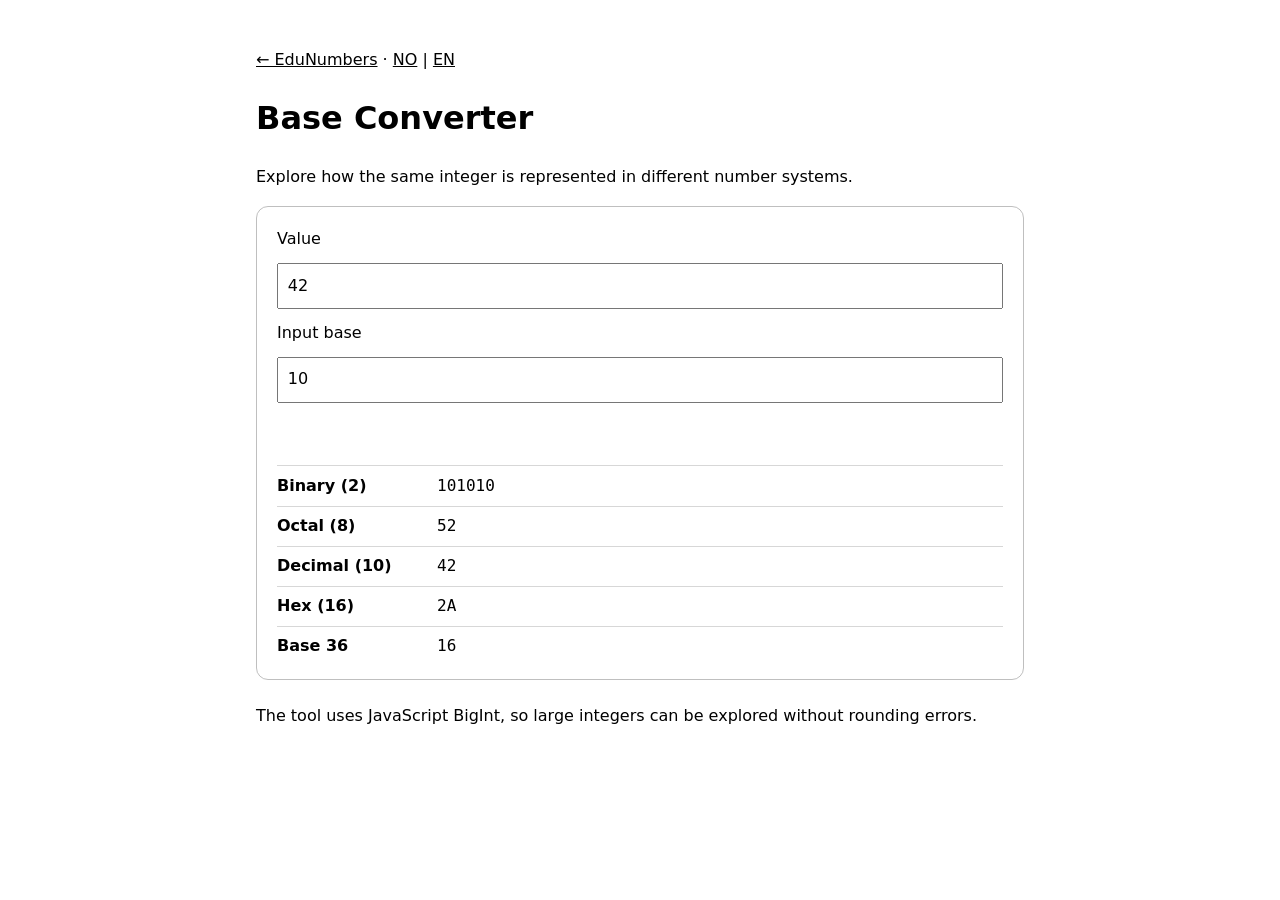
<file: interactive/base-converter/index.html>
<!doctype html><html><head><meta charset="utf-8"><meta name="viewport" content="width=device-width,initial-scale=1"><title>EduNumbers – Base Converter</title><link rel="stylesheet" href="style.css"><script src="../i18n.js"></script></head><body><main>
<nav><a data-href-no="../../no/" data-href-en="../../en/" data-no="← EduNumbers" data-en="← EduNumbers"></a> · <a data-lang="no">NO</a> | <a data-lang="en">EN</a></nav>
<h1 data-no="Basekonverterer" data-en="Base Converter"></h1><p data-no="Utforsk hvordan samme heltall representeres i forskjellige tallsystemer." data-en="Explore how the same integer is represented in different number systems."></p>
<section class="tool"><label for="value" data-no="Verdi" data-en="Value"></label><input id="value" value="42" autocomplete="off" spellcheck="false"><label for="base" data-no="Input-base" data-en="Input base"></label><input id="base" type="number" min="2" max="36" value="10"><p id="error" role="alert" aria-live="polite"></p><dl>
<div><dt data-no="Binær (2)" data-en="Binary (2)"></dt><dd id="b2"></dd></div><div><dt data-no="Oktal (8)" data-en="Octal (8)"></dt><dd id="b8"></dd></div><div><dt data-no="Desimal (10)" data-en="Decimal (10)"></dt><dd id="b10"></dd></div><div><dt>Hex (16)</dt><dd id="b16"></dd></div><div><dt>Base 36</dt><dd id="b36"></dd></div></dl></section>
<p class="note" data-no="Verktøyet bruker JavaScript BigInt, slik at store heltall kan utforskes uten avrundingsfeil." data-en="The tool uses JavaScript BigInt, so large integers can be explored without rounding errors."></p>
</main><script src="converter.js"></script></body></html>
</file>
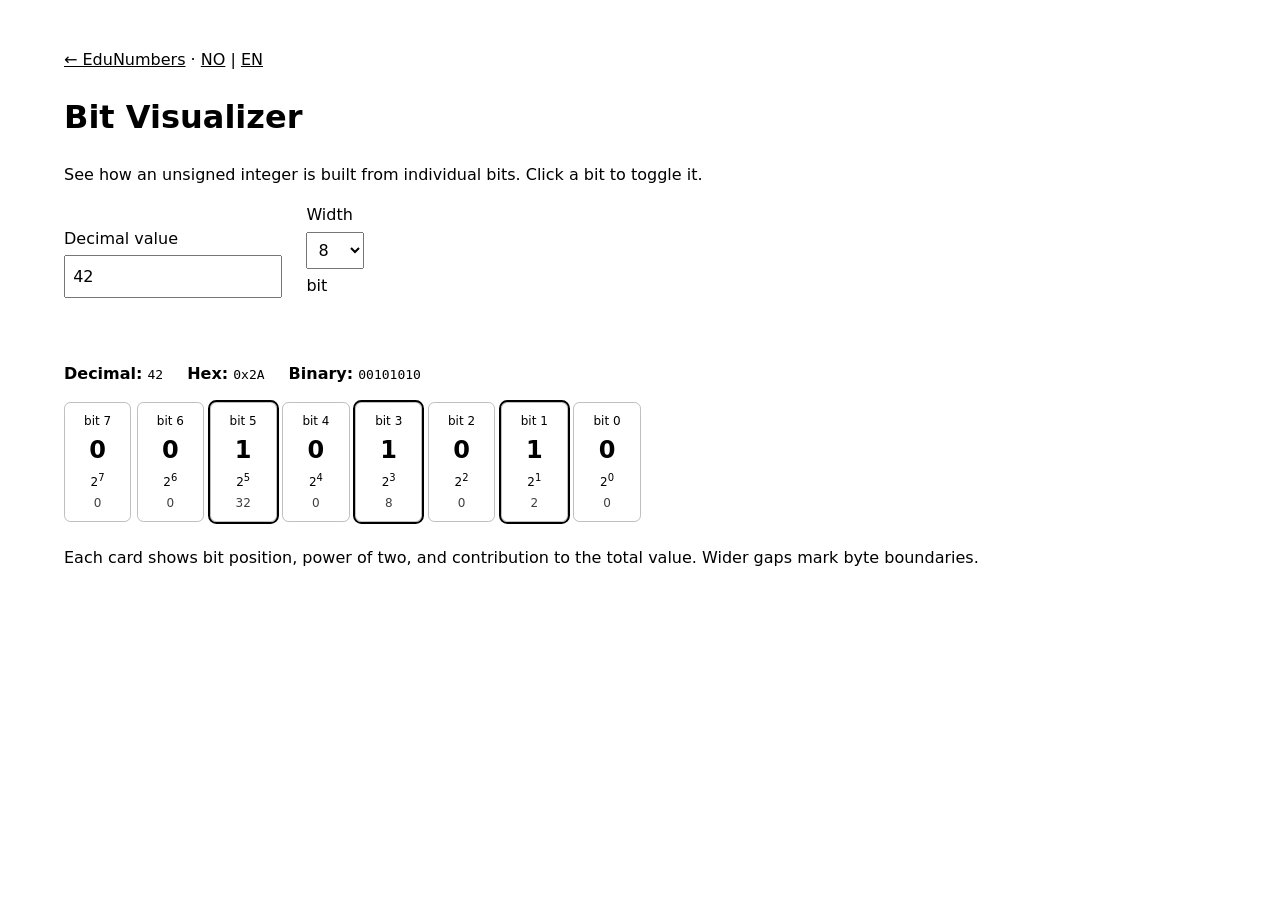
<file: interactive/bit-visualizer/index.html>
<!doctype html><html><head><meta charset="utf-8"><meta name="viewport" content="width=device-width,initial-scale=1"><title>EduNumbers – Bit Visualizer</title><link rel="stylesheet" href="style.css"><script src="../i18n.js"></script></head><body><main>
<nav><a data-href-no="../../no/" data-href-en="../../en/" data-no="← EduNumbers" data-en="← EduNumbers"></a> · <a data-lang="no">NO</a> | <a data-lang="en">EN</a></nav><h1 data-no="Bit-visualisering" data-en="Bit Visualizer"></h1><p data-no="Se hvordan et unsigned heltall bygges opp av individuelle biter. Klikk på et bit for å slå det av eller på." data-en="See how an unsigned integer is built from individual bits. Click a bit to toggle it."></p>
<section class="controls"><label><span data-no="Desimalverdi" data-en="Decimal value"></span> <input id="value" value="42" inputmode="numeric"></label><label><span data-no="Bredde" data-en="Width"></span> <select id="width"><option>8</option><option>16</option><option>32</option></select> bit</label><p id="error" role="alert" aria-live="polite"></p></section>
<section class="summary"><p><strong data-no="Desimal:" data-en="Decimal:"></strong> <code id="decimal"></code></p><p><strong>Hex:</strong> <code id="hex"></code></p><p><strong data-no="Binær:" data-en="Binary:"></strong> <code id="binary"></code></p></section><div id="bits" class="bits"></div>
<p class="hint" data-no="Hvert kort viser bitposisjon, 2-potens og bidraget til totalverdien. Tykkere mellomrom markerer bytegrenser." data-en="Each card shows bit position, power of two, and contribution to the total value. Wider gaps mark byte boundaries."></p>
</main><script src="bits.js"></script></body></html>
</file>
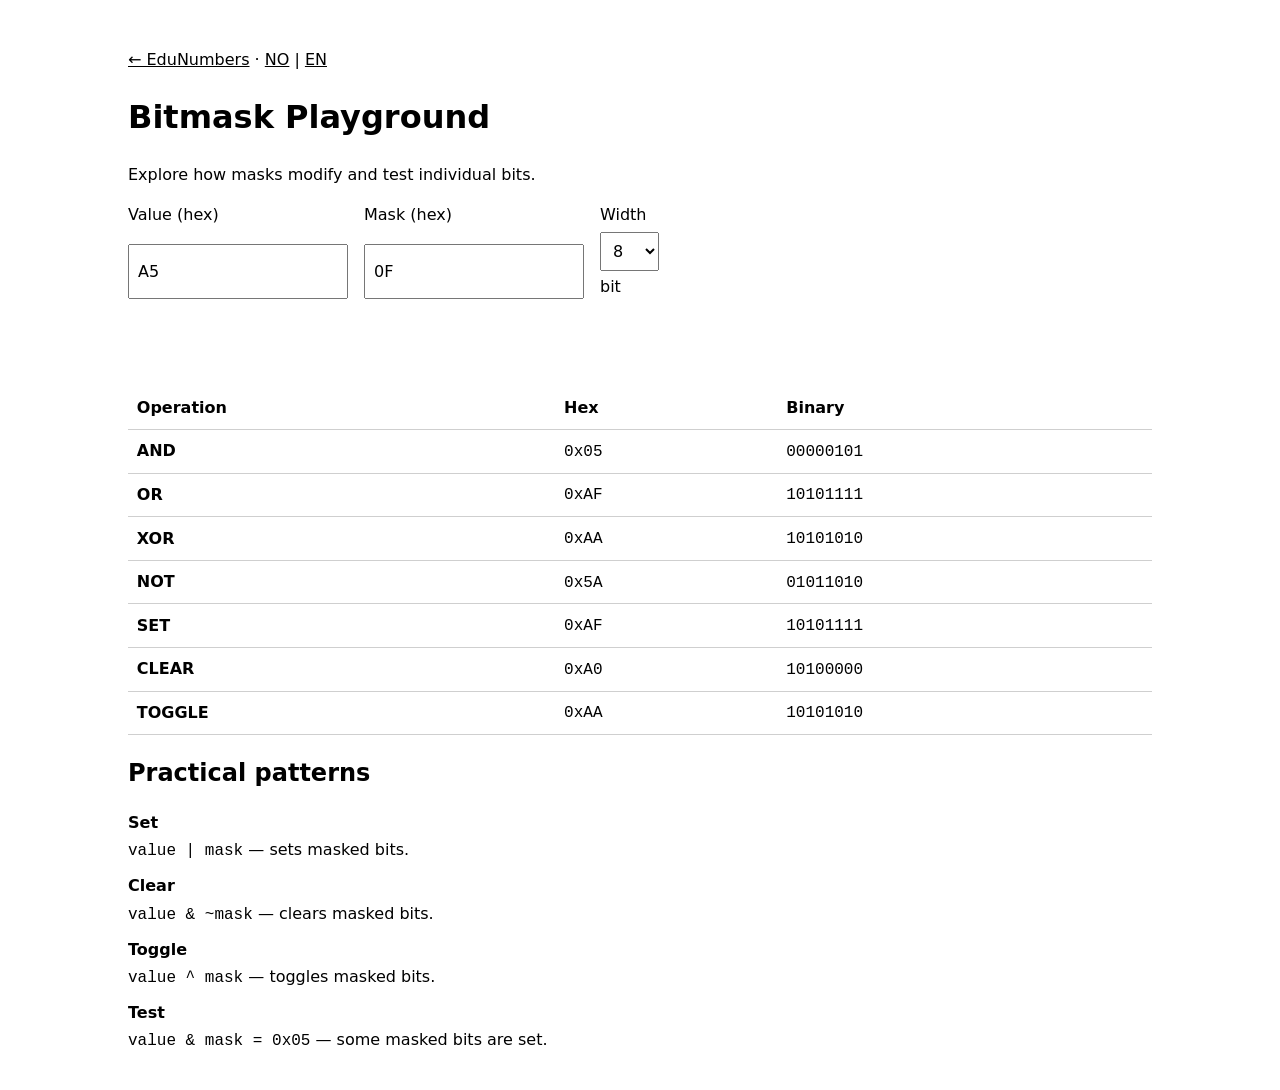
<file: interactive/bitmask-playground/index.html>
<!doctype html><html><head><meta charset="utf-8"><meta name="viewport" content="width=device-width,initial-scale=1"><title>EduNumbers – Bitmask Playground</title><link rel="stylesheet" href="style.css"><script src="../i18n.js"></script></head><body><main>
<nav><a data-href-no="../../no/" data-href-en="../../en/" data-no="← EduNumbers" data-en="← EduNumbers"></a> · <a data-lang="no">NO</a> | <a data-lang="en">EN</a></nav><h1>Bitmask Playground</h1><p data-no="Utforsk hvordan masker endrer og tester individuelle bits." data-en="Explore how masks modify and test individual bits."></p>
<section class="controls"><label><span data-no="Verdi (hex)" data-en="Value (hex)"></span><input id="value" value="A5"></label><label><span data-no="Maske (hex)" data-en="Mask (hex)"></span><input id="mask" value="0F"></label><label><span data-no="Bredde" data-en="Width"></span><select id="width"><option>8</option><option>16</option><option>32</option></select> bit</label><p id="error" role="alert"></p></section>
<table><thead><tr><th data-no="Operasjon" data-en="Operation"></th><th>Hex</th><th data-no="Binær" data-en="Binary"></th></tr></thead><tbody id="results"></tbody></table><section><h2 data-no="Praktiske mønstre" data-en="Practical patterns"></h2><dl><div><dt>Set</dt><dd><code>value | mask</code> — <span data-no="setter maskerte bits." data-en="sets masked bits."></span></dd></div><div><dt>Clear</dt><dd><code>value & ~mask</code> — <span data-no="nullstiller maskerte bits." data-en="clears masked bits."></span></dd></div><div><dt>Toggle</dt><dd><code>value ^ mask</code> — <span data-no="inverterer maskerte bits." data-en="toggles masked bits."></span></dd></div><div><dt>Test</dt><dd id="test"></dd></div></dl></section>
</main><script src="bitmask.js"></script></body></html>
</file>
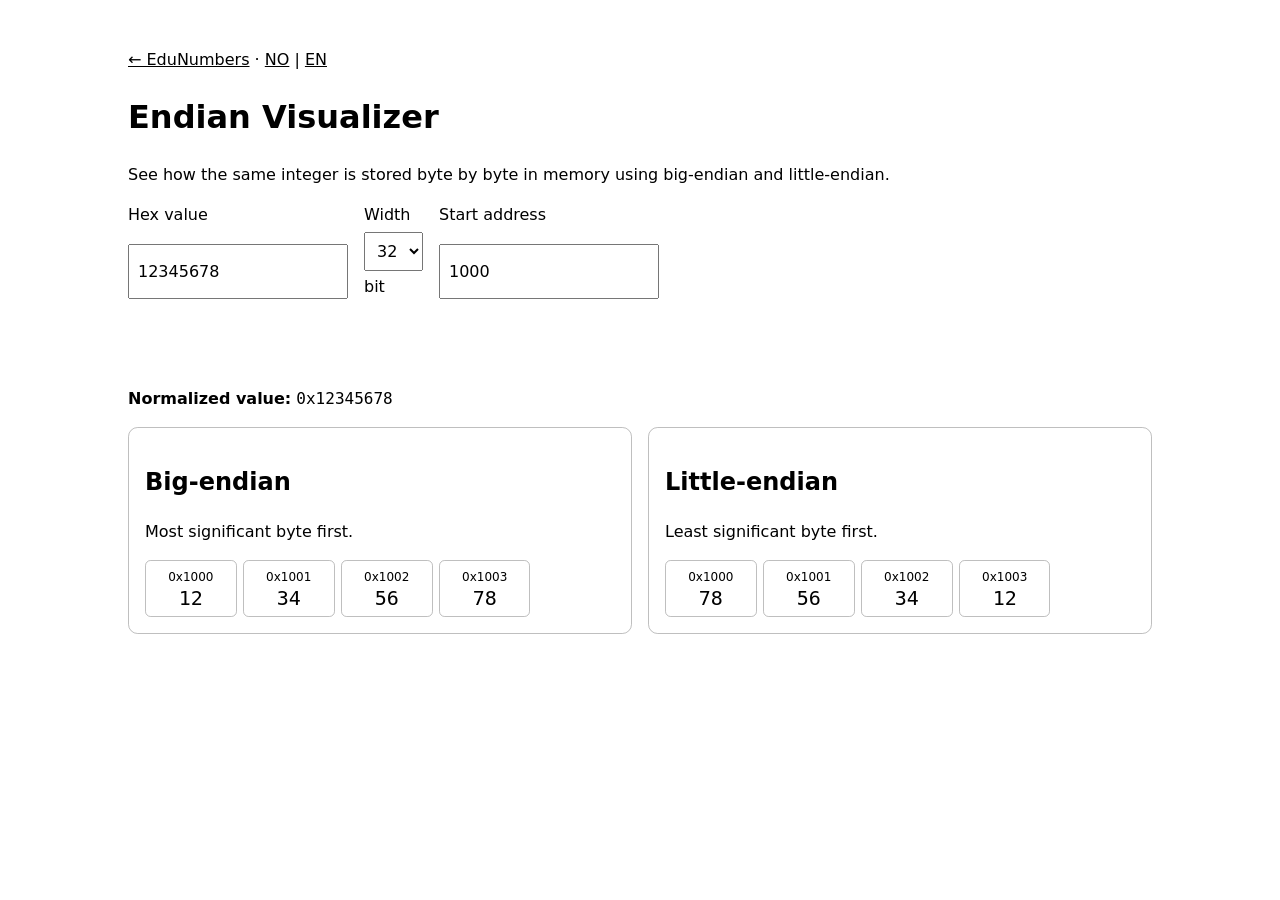
<file: interactive/endian-visualizer/index.html>
<!doctype html><html><head><meta charset="utf-8"><meta name="viewport" content="width=device-width,initial-scale=1"><title>EduNumbers – Endian Visualizer</title><link rel="stylesheet" href="style.css"><script src="../i18n.js"></script></head><body><main>
<nav><a data-href-no="../../no/" data-href-en="../../en/" data-no="← EduNumbers" data-en="← EduNumbers"></a> · <a data-lang="no">NO</a> | <a data-lang="en">EN</a></nav><h1 data-no="Endian-visualisering" data-en="Endian Visualizer"></h1><p data-no="Se hvordan samme heltall lagres byte for byte i minnet med big-endian og little-endian." data-en="See how the same integer is stored byte by byte in memory using big-endian and little-endian."></p>
<section class="controls"><label><span data-no="Hex-verdi" data-en="Hex value"></span> <input id="value" value="12345678" spellcheck="false"></label><label><span data-no="Bredde" data-en="Width"></span> <select id="width"><option>16</option><option selected>32</option><option>64</option></select> bit</label><label><span data-no="Startadresse" data-en="Start address"></span> <input id="address" value="1000" spellcheck="false"></label><p id="error" role="alert"></p></section>
<p><strong data-no="Normalisert verdi:" data-en="Normalized value:"></strong> <code id="normalized"></code></p><section class="orders"><div><h2>Big-endian</h2><p data-no="Mest signifikante byte først." data-en="Most significant byte first."></p><div id="big" class="memory"></div></div><div><h2>Little-endian</h2><p data-no="Minst signifikante byte først." data-en="Least significant byte first."></p><div id="little" class="memory"></div></div></section>
</main><script src="endian.js"></script></body></html>
</file>
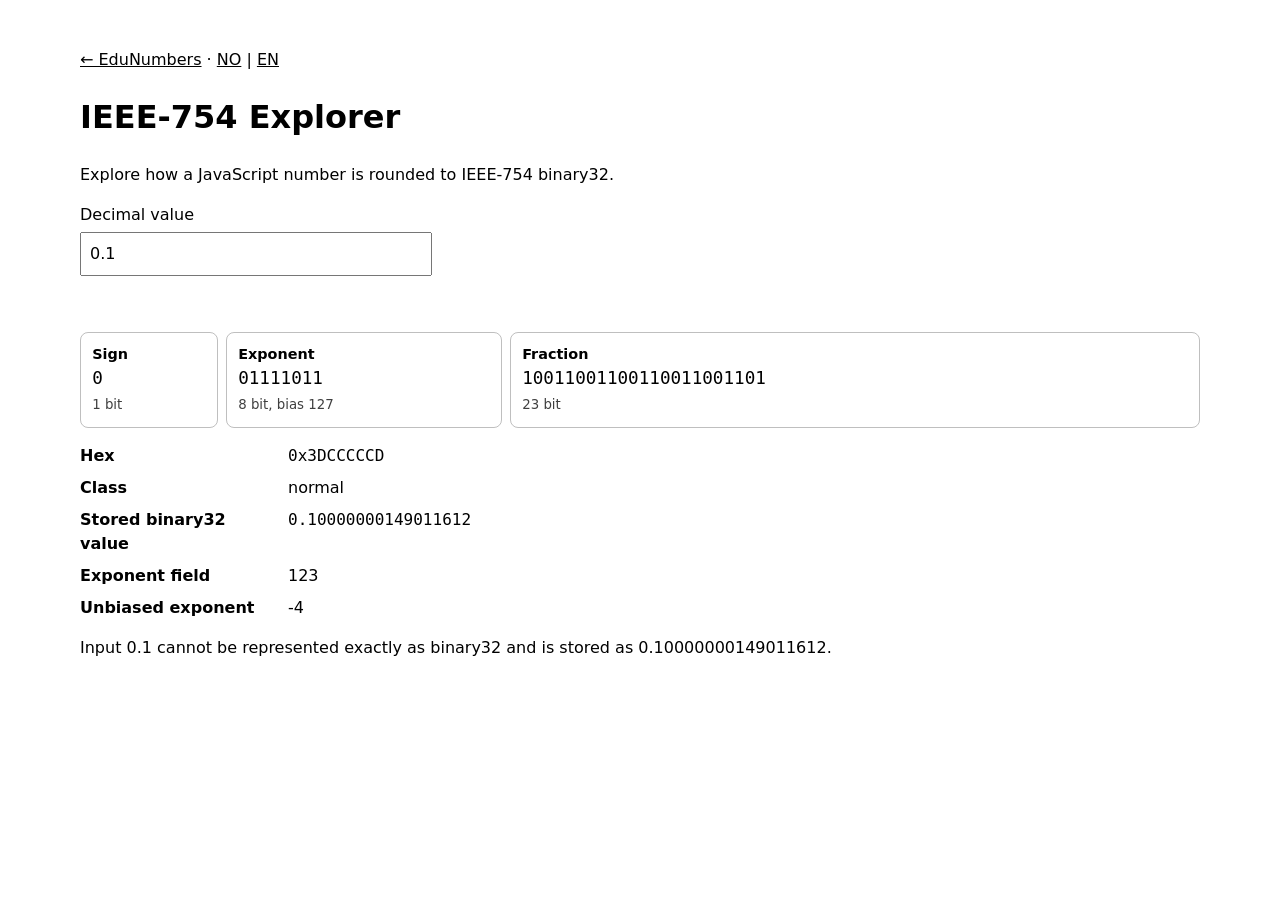
<file: interactive/ieee754-explorer/index.html>
<!doctype html><html><head><meta charset="utf-8"><meta name="viewport" content="width=device-width,initial-scale=1"><title>EduNumbers – IEEE-754 Explorer</title><link rel="stylesheet" href="style.css"><script src="../i18n.js"></script></head><body><main>
<nav><a data-href-no="../../no/" data-href-en="../../en/" data-no="← EduNumbers" data-en="← EduNumbers"></a> · <a data-lang="no">NO</a> | <a data-lang="en">EN</a></nav><h1>IEEE-754 Explorer</h1><p data-no="Utforsk hvordan et JavaScript-tall avrundes til IEEE-754 binary32." data-en="Explore how a JavaScript number is rounded to IEEE-754 binary32."></p>
<label><span data-no="Desimalverdi" data-en="Decimal value"></span> <input id="value" value="0.1" spellcheck="false"></label><p id="error" role="alert"></p><section class="fields"><div class="sign"><h2>Sign</h2><code id="sign"></code><small>1 bit</small></div><div class="exp"><h2 data-no="Eksponent" data-en="Exponent"></h2><code id="exponent"></code><small>8 bit, bias 127</small></div><div class="frac"><h2>Fraction</h2><code id="fraction"></code><small>23 bit</small></div></section>
<dl><div><dt>Hex</dt><dd><code id="hex"></code></dd></div><div><dt data-no="Klasse" data-en="Class"></dt><dd id="class"></dd></div><div><dt data-no="Lagret binary32-verdi" data-en="Stored binary32 value"></dt><dd><code id="stored"></code></dd></div><div><dt data-no="Eksponentfelt" data-en="Exponent field"></dt><dd id="expvalue"></dd></div><div><dt data-no="Unbiased eksponent" data-en="Unbiased exponent"></dt><dd id="unbiased"></dd></div></dl><p id="explain"></p>
</main><script src="ieee754.js"></script></body></html>
</file>
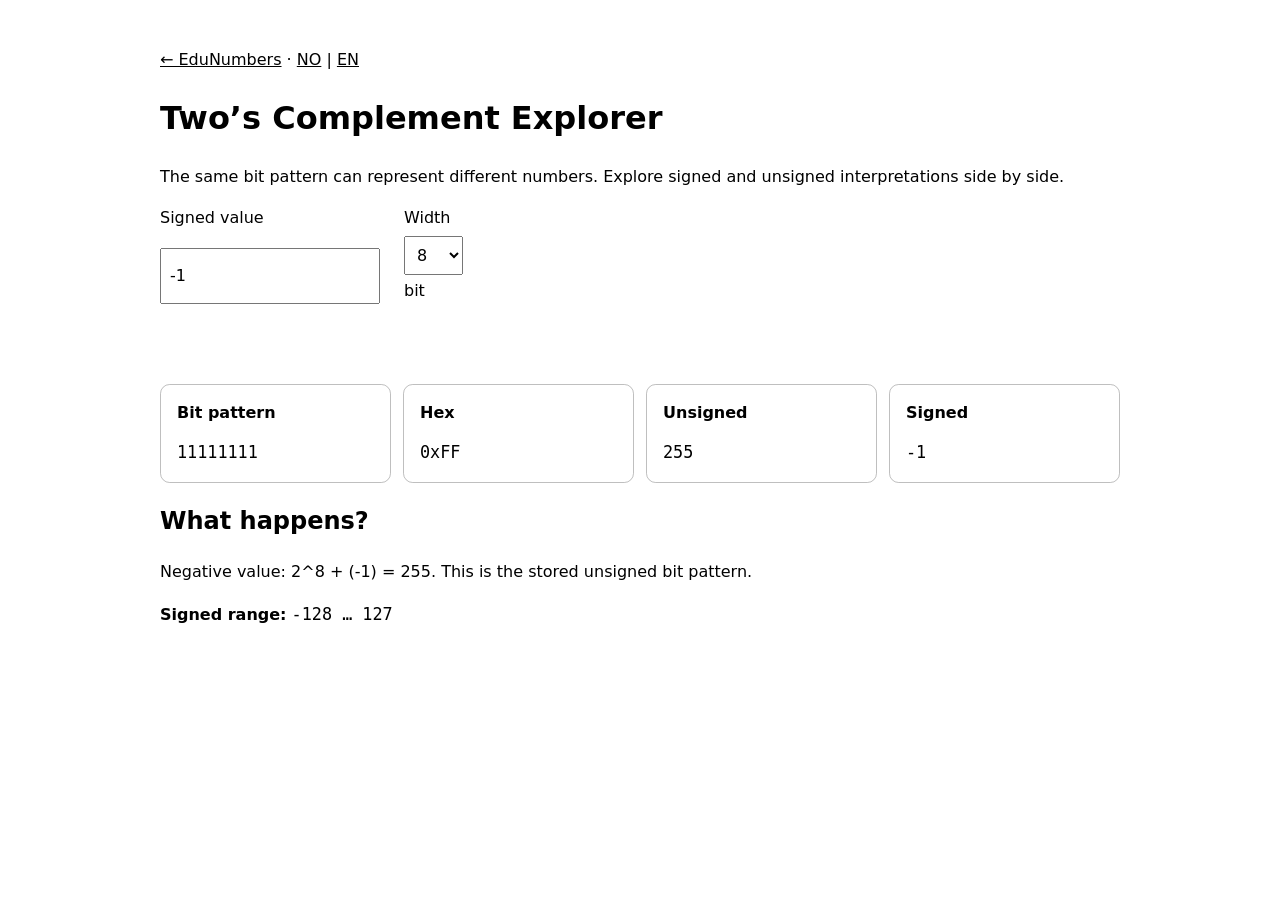
<file: interactive/twos-complement/index.html>
<!doctype html><html><head><meta charset="utf-8"><meta name="viewport" content="width=device-width,initial-scale=1"><title>EduNumbers – Two's Complement Explorer</title><link rel="stylesheet" href="style.css"><script src="../i18n.js"></script></head><body><main>
<nav><a data-href-no="../../no/" data-href-en="../../en/" data-no="← EduNumbers" data-en="← EduNumbers"></a> · <a data-lang="no">NO</a> | <a data-lang="en">EN</a></nav><h1>Two’s Complement Explorer</h1><p data-no="Samme bitmønster kan bety forskjellige tall. Utforsk signed og unsigned tolkning side om side." data-en="The same bit pattern can represent different numbers. Explore signed and unsigned interpretations side by side."></p>
<section class="controls"><label><span data-no="Signed verdi" data-en="Signed value"></span> <input id="signed" value="-1" inputmode="numeric"></label><label><span data-no="Bredde" data-en="Width"></span> <select id="width"><option>8</option><option>16</option><option>32</option></select> bit</label><p id="error" role="alert" aria-live="polite"></p></section>
<section class="cards"><div><h2 data-no="Bitmønster" data-en="Bit pattern"></h2><code id="binary"></code></div><div><h2>Hex</h2><code id="hex"></code></div><div><h2>Unsigned</h2><code id="unsigned"></code></div><div><h2>Signed</h2><code id="signedOut"></code></div></section><section><h2 data-no="Hva skjer?" data-en="What happens?"></h2><p id="explain"></p><p><strong data-no="Signed område:" data-en="Signed range:"></strong> <code id="range"></code></p></section>
</main><script src="twos.js"></script></body></html>
</file>
<file: interactive/base-converter/style.css>
:root{font-family:system-ui,sans-serif;line-height:1.55;color-scheme:light dark}
body{margin:0}main{max-width:48rem;margin:3rem auto;padding:0 1.25rem}
.tool{display:grid;gap:.7rem;padding:1.25rem;border:1px solid #8888;border-radius:.75rem}
input{font:inherit;padding:.55rem}.tool dl{display:grid;gap:.45rem;margin:1rem 0 0}
.tool dl div{display:grid;grid-template-columns:9rem 1fr;gap:1rem;border-top:1px solid #8885;padding-top:.45rem}
dt{font-weight:600}dd{margin:0;font-family:ui-monospace,monospace;overflow-wrap:anywhere}
#error{min-height:1.5em;margin:0;font-weight:600}.note{margin-top:1.5rem}
a{color:inherit}
</file>
<file: interactive/bit-visualizer/style.css>
:root{font-family:system-ui,sans-serif;line-height:1.5;color-scheme:light dark}body{margin:0}main{max-width:72rem;margin:3rem auto;padding:0 1.25rem}
.controls{display:flex;gap:1.5rem;flex-wrap:wrap;align-items:end}.controls label{display:grid;gap:.3rem}input,select{font:inherit;padding:.45rem}
#error{flex-basis:100%;min-height:1.5em;margin:0;font-weight:600}.summary{display:flex;gap:1.5rem;flex-wrap:wrap}code{overflow-wrap:anywhere}
.bits{display:flex;flex-wrap:wrap;gap:.35rem;align-items:stretch}.bit{font:inherit;min-width:4.2rem;padding:.55rem .35rem;display:grid;gap:.15rem;text-align:center;border:1px solid #8888;border-radius:.4rem;background:transparent;cursor:pointer}
.bit[aria-pressed="true"]{outline:2px solid currentColor}.bit strong{font-size:1.5rem}.bit span{font-size:.75rem}.byte-start{margin-left:1rem}.contrib{opacity:.75}.hint{margin-top:1.5rem}a{color:inherit}
@media(max-width:600px){.byte-start{margin-left:.35rem}.bit{min-width:3.8rem}}
</file>
<file: interactive/bitmask-playground/style.css>
:root{font-family:system-ui,sans-serif;line-height:1.5;color-scheme:light dark}body{margin:0}main{max-width:64rem;margin:3rem auto;padding:0 1.25rem}.controls{display:flex;gap:1rem;flex-wrap:wrap}.controls label{display:grid;gap:.3rem}input,select{font:inherit;padding:.5rem}#error{flex-basis:100%;min-height:1.5em;font-weight:600}table{width:100%;border-collapse:collapse;margin:1rem 0}th,td{text-align:left;padding:.55rem;border-bottom:1px solid #8886}code{font-family:ui-monospace,monospace;overflow-wrap:anywhere}dl div{margin:.7rem 0}dt{font-weight:700}dd{margin:.2rem 0}a{color:inherit}
</file>
<file: interactive/endian-visualizer/style.css>
:root{font-family:system-ui,sans-serif;line-height:1.5;color-scheme:light dark}body{margin:0}main{max-width:64rem;margin:3rem auto;padding:0 1.25rem}
.controls{display:flex;gap:1rem;flex-wrap:wrap}.controls label{display:grid;gap:.3rem}input,select{font:inherit;padding:.5rem}#error{flex-basis:100%;min-height:1.5em;font-weight:600}
.orders{display:grid;grid-template-columns:repeat(auto-fit,minmax(18rem,1fr));gap:1rem}.orders>div{border:1px solid #8888;border-radius:.6rem;padding:1rem}
.memory{display:flex;gap:.4rem;flex-wrap:wrap}.byte{display:grid;text-align:center;border:1px solid #8888;border-radius:.35rem;min-width:4.8rem;padding:.4rem}.byte span{font-size:.75rem}.byte strong{font:1.25rem ui-monospace,monospace}
code{font-family:ui-monospace,monospace}a{color:inherit}
</file>
<file: interactive/ieee754-explorer/style.css>
:root{font-family:system-ui,sans-serif;line-height:1.5;color-scheme:light dark}body{margin:0}main{max-width:70rem;margin:3rem auto;padding:0 1.25rem}label{display:grid;gap:.3rem;max-width:22rem}input{font:inherit;padding:.5rem}#error{min-height:1.5em;font-weight:600}.fields{display:grid;grid-template-columns:1fr 2fr 5fr;gap:.5rem;margin:1rem 0}.fields div{border:1px solid #8888;border-radius:.5rem;padding:.7rem;overflow:hidden}.fields h2{font-size:.9rem;margin:0}.fields code{display:block;font-size:1.1rem;overflow-wrap:anywhere}.fields small{opacity:.75}dl div{display:grid;grid-template-columns:12rem 1fr;gap:1rem;margin:.5rem 0}dt{font-weight:700}dd{margin:0}code{font-family:ui-monospace,monospace}@media(max-width:650px){.fields{grid-template-columns:1fr}.fields code{word-break:break-all}dl div{grid-template-columns:1fr}}a{color:inherit}
</file>
<file: interactive/twos-complement/style.css>
:root{font-family:system-ui,sans-serif;line-height:1.55;color-scheme:light dark}body{margin:0}main{max-width:60rem;margin:3rem auto;padding:0 1.25rem}
.controls{display:flex;gap:1.5rem;flex-wrap:wrap}.controls label{display:grid;gap:.3rem}input,select{font:inherit;padding:.5rem}#error{flex-basis:100%;min-height:1.5em;font-weight:600}
.cards{display:grid;grid-template-columns:repeat(auto-fit,minmax(12rem,1fr));gap:.75rem}.cards div{border:1px solid #8888;border-radius:.6rem;padding:1rem}.cards h2{font-size:1rem;margin-top:0}
code{font-family:ui-monospace,monospace;overflow-wrap:anywhere;font-size:1.05rem}a{color:inherit}
</file>
